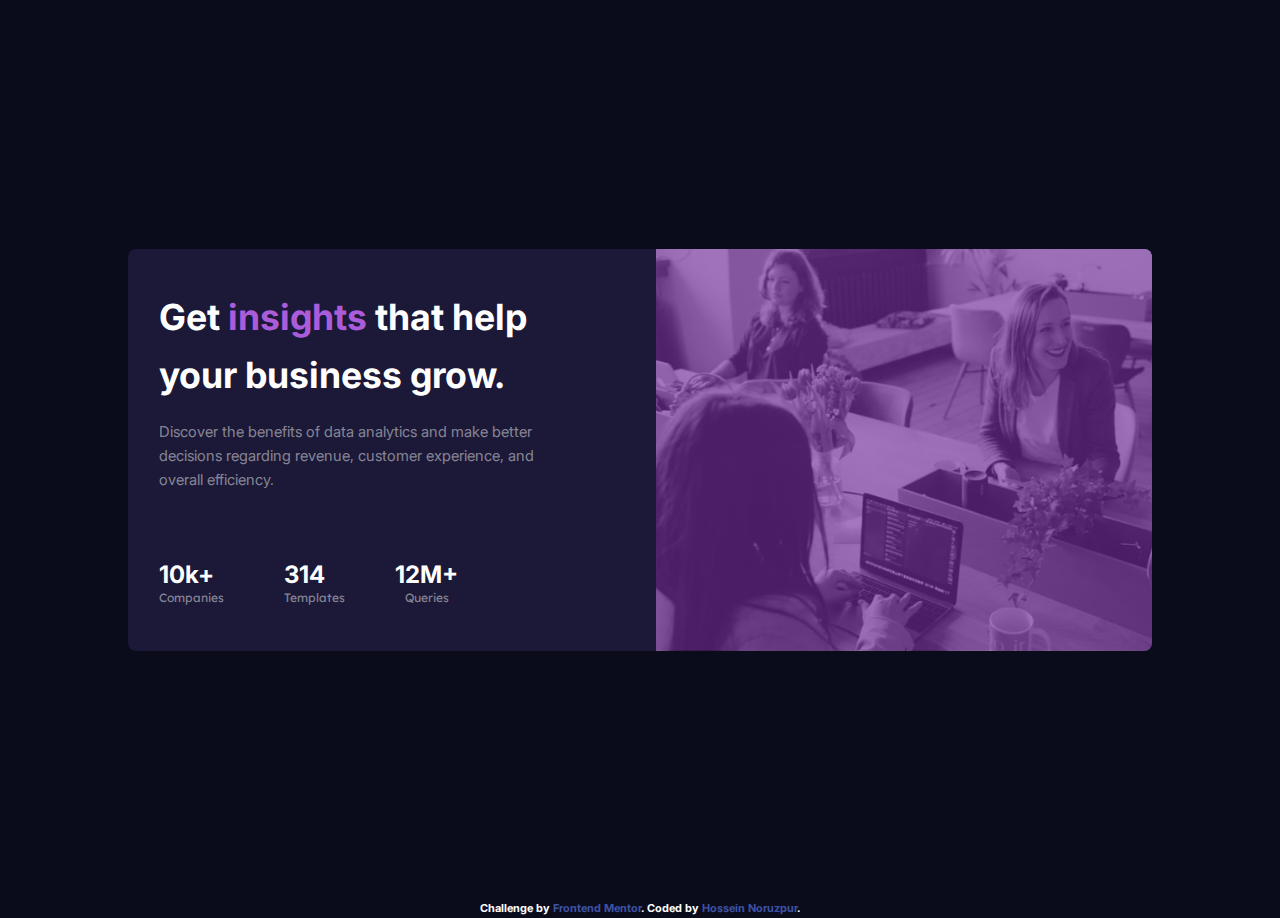
<file: index.html>
<!DOCTYPE html>
<html lang="en">
<head>
  <meta charset="UTF-8">
  <meta name="viewport" content="width=device-width, initial-scale=1.0"> <!-- displays site properly based on user's device -->
  <link rel="icon" type="image/png" sizes="32x32" href="Assets/Images/favicon-32x32.png">
  <title>Frontend Mentor | Stats preview card component</title>
  <link rel="stylesheet" href="Assets/Fonts/stylesheet.css">
  <link rel="stylesheet" href="cssReset.css">
  <link rel="stylesheet" href="style.css">
  <!-- Feel free to remove these styles or customise in your own stylesheet 👍 -->
  <style>
    .attribution { font-size: 11px; text-align: center; color: white;}
    .attribution a { color: hsl(228, 45%, 44%); }
  </style>
</head>
<body>

  <!-- stats-preview-card-component  -->
   <main>
    <div class="card-box">
       <!-- Card image  -->
       <div class="card-box__img">
       </div>
        <!-- Card text content  -->
       <div class="card-box__text-content flex flex-col items-center">
        <h1 class="card-box__title interfont-preset-bold text-center">Get <mark>insights</mark> that help your business grow.</h1>
        <p class="card-box__caption text-center interfont-preset-regular">Discover the benefits of data analytics and make better decisions regarding revenue, customer experience, and overall efficiency.</p>
        <div class="card-box__numbers flex flex-col">
          <span class="text-center">10k+</span>
          <span class="text-center">314</span>
          <span class="text-center">12M+</span>
        </div>
       </div>
    </div>
   </main>

  <div class="attribution">
    Challenge by <a href="https://www.frontendmentor.io?ref=challenge" target="_blank">Frontend Mentor</a>. 
    Coded by <a href="#">Hossein Noruzpur</a>.
  </div>
</body>
</html>
</file>
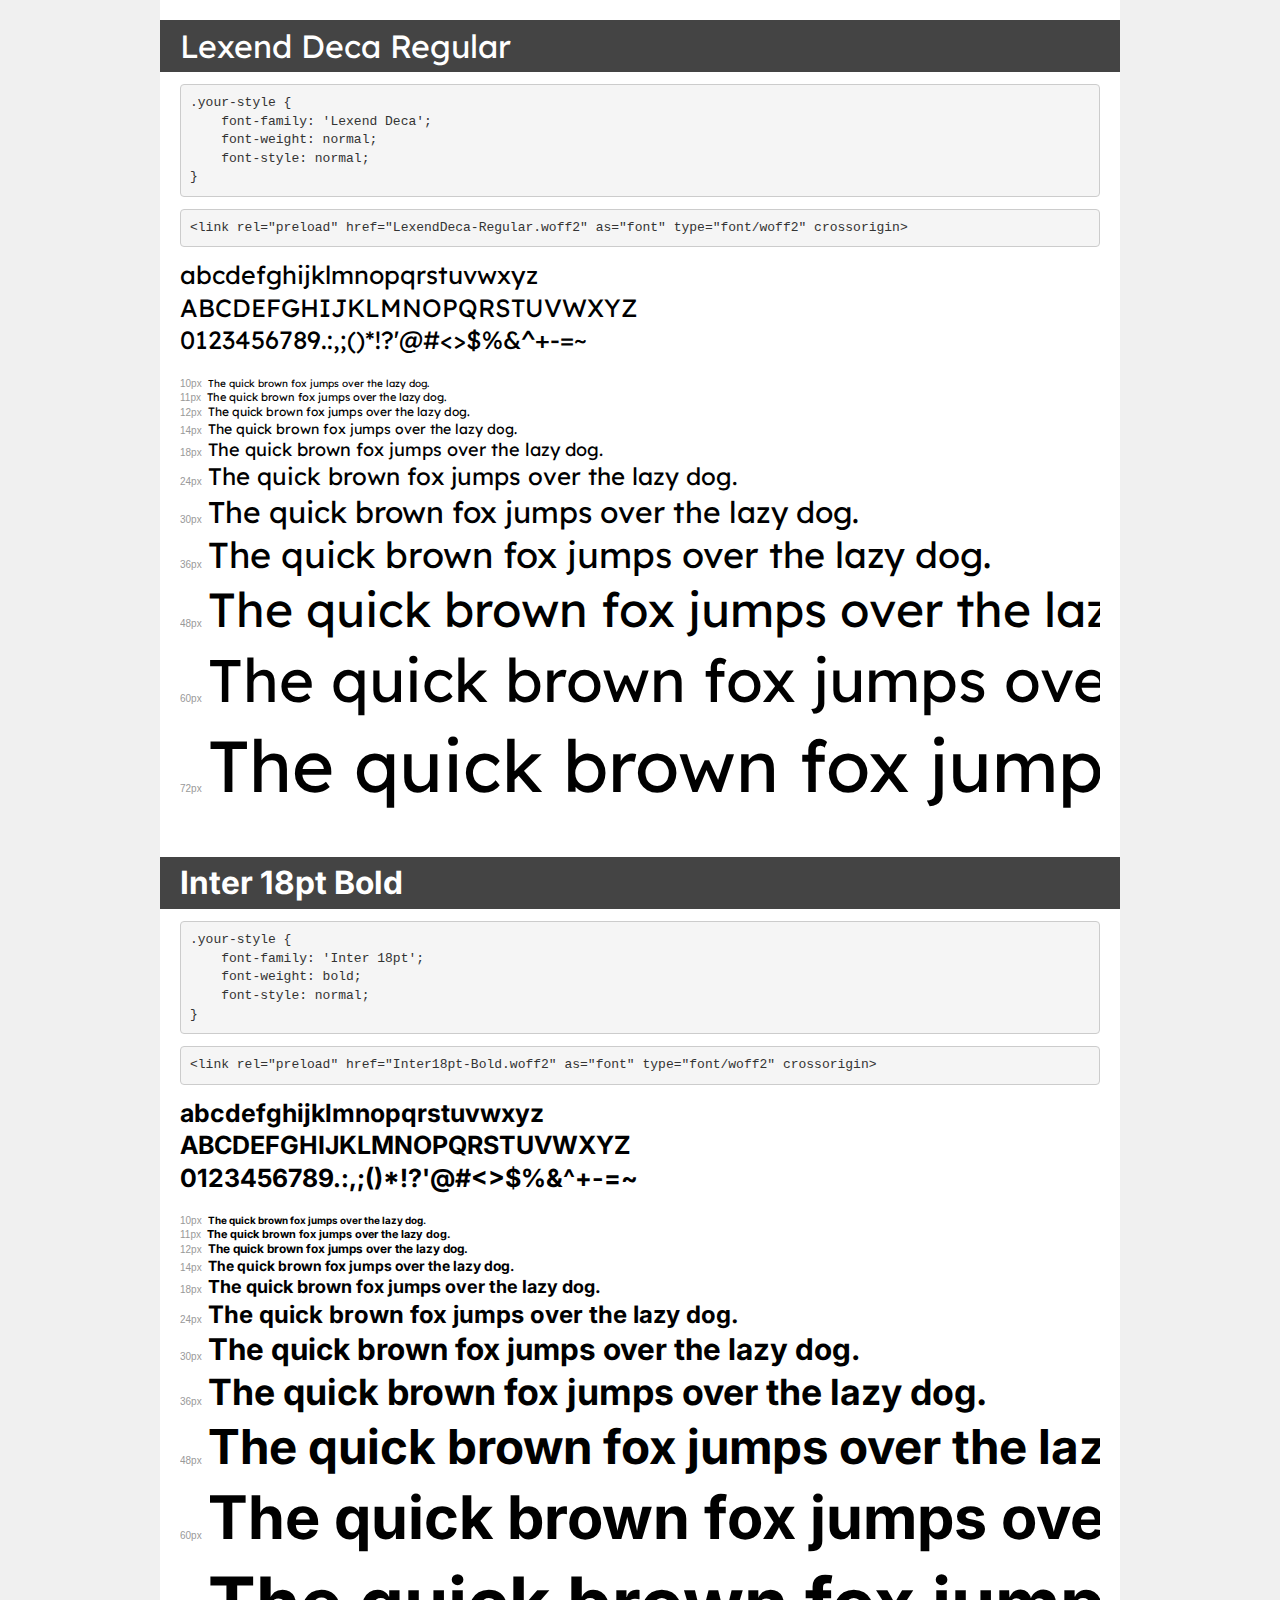
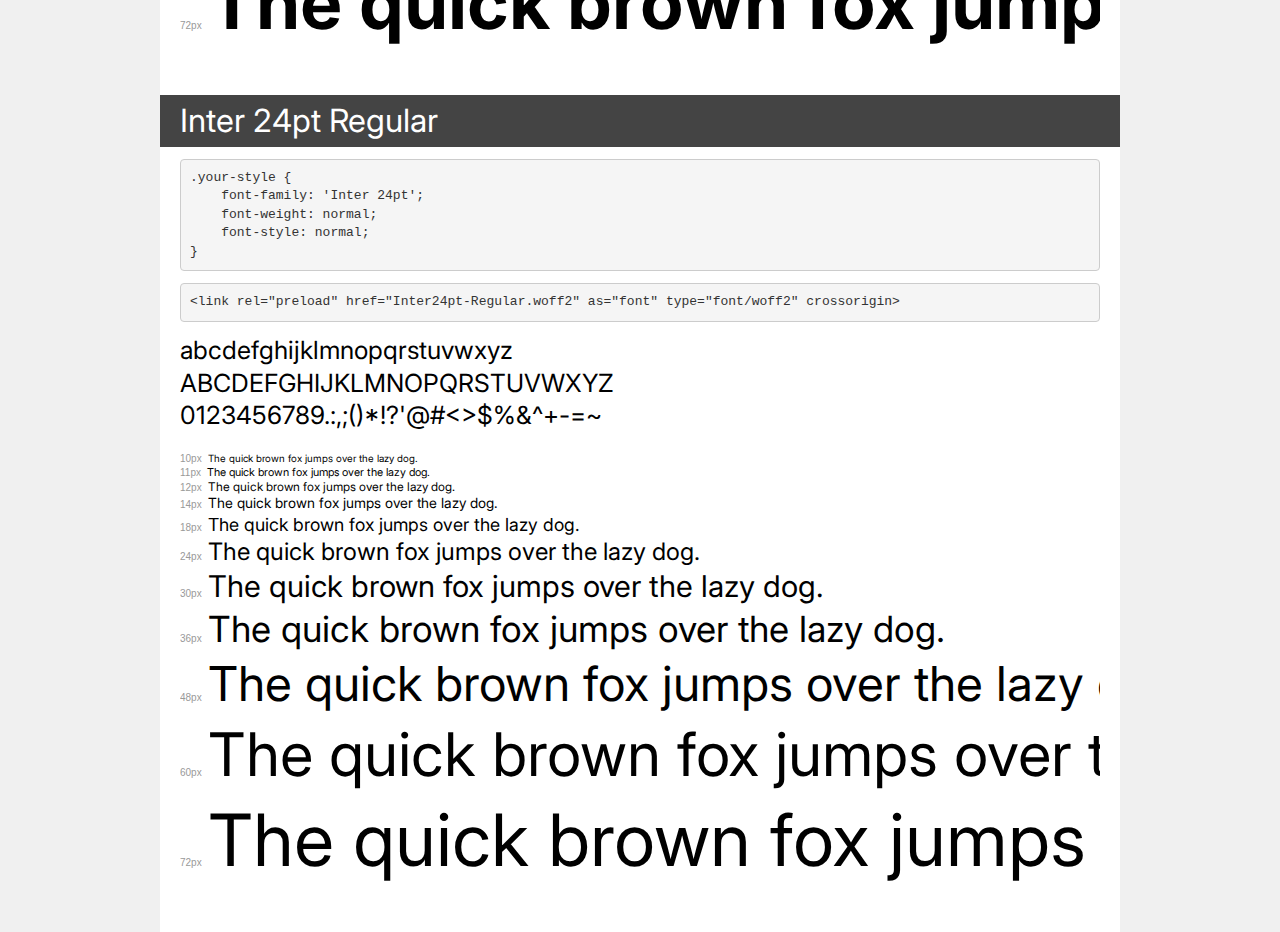
<file: Assets/Fonts/demo.html>
<!DOCTYPE html>
<html lang="en">
<head>
    <meta charset="utf-8">
    <meta http-equiv="X-UA-Compatible" content="IE=edge">
    <meta name="viewport" content="width=device-width, initial-scale=1">
    <meta name="robots" content="noindex, noarchive">
    <meta name="format-detection" content="telephone=no">
    <title>Transfonter demo</title>
    <link href="stylesheet.css" rel="stylesheet">
    <style>
        /*
        http://meyerweb.com/eric/tools/css/reset/
        v2.0 | 20110126
        License: none (public domain)
        */
        html, body, div, span, applet, object, iframe,
        h1, h2, h3, h4, h5, h6, p, blockquote, pre,
        a, abbr, acronym, address, big, cite, code,
        del, dfn, em, img, ins, kbd, q, s, samp,
        small, strike, strong, sub, sup, tt, var,
        b, u, i, center,
        dl, dt, dd, ol, ul, li,
        fieldset, form, label, legend,
        table, caption, tbody, tfoot, thead, tr, th, td,
        article, aside, canvas, details, embed,
        figure, figcaption, footer, header, hgroup,
        menu, nav, output, ruby, section, summary,
        time, mark, audio, video {
            margin: 0;
            padding: 0;
            border: 0;
            font-size: 100%;
            font: inherit;
            vertical-align: baseline;
        }
        /* HTML5 display-role reset for older browsers */
        article, aside, details, figcaption, figure,
        footer, header, hgroup, menu, nav, section {
            display: block;
        }
        body {
            line-height: 1;
        }
        ol, ul {
            list-style: none;
        }
        blockquote, q {
            quotes: none;
        }
        blockquote:before, blockquote:after,
        q:before, q:after {
            content: '';
            content: none;
        }
        table {
            border-collapse: collapse;
            border-spacing: 0;
        }
        /* demo styles */
        body {
            background: #f0f0f0;
            color: #000;
        }
        .page {
            background: #fff;
            width: 920px;
            margin: 0 auto;
            padding: 20px 20px 0 20px;
            overflow: hidden;
        }
        .font-container {
            overflow-x: auto;
            overflow-y: hidden;
            margin-bottom: 40px;
            line-height: 1.3;
            white-space: nowrap;
            padding-bottom: 5px;
        }
        h1 {
            position: relative;
            background: #444;
            font-size: 32px;
            color: #fff;
            padding: 10px 20px;
            margin: 0 -20px 12px -20px;
        }
        .letters {
            font-size: 25px;
            margin-bottom: 20px;
        }
        .s10:before {
            content: '10px';
        }
        .s11:before {
            content: '11px';
        }
        .s12:before {
            content: '12px';
        }
        .s14:before {
            content: '14px';
        }
        .s18:before {
            content: '18px';
        }
        .s24:before {
            content: '24px';
        }
        .s30:before {
            content: '30px';
        }
        .s36:before {
            content: '36px';
        }
        .s48:before {
            content: '48px';
        }
        .s60:before {
            content: '60px';
        }
        .s72:before {
            content: '72px';
        }
        .s10:before, .s11:before, .s12:before, .s14:before,
        .s18:before, .s24:before, .s30:before, .s36:before,
        .s48:before, .s60:before, .s72:before {
            font-family: Arial, sans-serif;
            font-size: 10px;
            font-weight: normal;
            font-style: normal;
            color: #999;
            padding-right: 6px;
        }
        pre {
            display: block;
            padding: 9px;
            margin: 0 0 12px;
            font-family: Monaco, Menlo, Consolas, "Courier New", monospace;
            font-size: 13px;
            line-height: 1.428571429;
            color: #333;
            font-weight: normal;
            font-style: normal;
            background-color: #f5f5f5;
            border: 1px solid #ccc;
            overflow-x: auto;
            border-radius: 4px;
        }
        /* responsive */
        @media (max-width: 959px) {
            .page {
                width: auto;
                margin: 0;
            }
        }
    </style>
</head>
<body>
<div class="page">
    <div class="demo">
        <h1 style="font-family: 'Lexend Deca'; font-weight: normal; font-style: normal;">Lexend Deca Regular</h1>
        <pre title="Usage">.your-style {
    font-family: 'Lexend Deca';
    font-weight: normal;
    font-style: normal;
}</pre>
        <pre title="Preload (optional)">
&lt;link rel=&quot;preload&quot; href=&quot;LexendDeca-Regular.woff2&quot; as=&quot;font&quot; type=&quot;font/woff2&quot; crossorigin&gt;</pre>
        <div class="font-container" style="font-family: 'Lexend Deca'; font-weight: normal; font-style: normal;">
            <p class="letters">
                abcdefghijklmnopqrstuvwxyz<br>
ABCDEFGHIJKLMNOPQRSTUVWXYZ<br>
                0123456789.:,;()*!?'@#&lt;&gt;$%&^+-=~
            </p>
            <p class="s10" style="font-size: 10px;">The quick brown fox jumps over the lazy dog.</p>
            <p class="s11" style="font-size: 11px;">The quick brown fox jumps over the lazy dog.</p>
            <p class="s12" style="font-size: 12px;">The quick brown fox jumps over the lazy dog.</p>
            <p class="s14" style="font-size: 14px;">The quick brown fox jumps over the lazy dog.</p>
            <p class="s18" style="font-size: 18px;">The quick brown fox jumps over the lazy dog.</p>
            <p class="s24" style="font-size: 24px;">The quick brown fox jumps over the lazy dog.</p>
            <p class="s30" style="font-size: 30px;">The quick brown fox jumps over the lazy dog.</p>
            <p class="s36" style="font-size: 36px;">The quick brown fox jumps over the lazy dog.</p>
            <p class="s48" style="font-size: 48px;">The quick brown fox jumps over the lazy dog.</p>
            <p class="s60" style="font-size: 60px;">The quick brown fox jumps over the lazy dog.</p>
            <p class="s72" style="font-size: 72px;">The quick brown fox jumps over the lazy dog.</p>
        </div>
    </div>

    <div class="demo">
        <h1 style="font-family: 'Inter 18pt'; font-weight: bold; font-style: normal;">Inter 18pt Bold</h1>
        <pre title="Usage">.your-style {
    font-family: 'Inter 18pt';
    font-weight: bold;
    font-style: normal;
}</pre>
        <pre title="Preload (optional)">
&lt;link rel=&quot;preload&quot; href=&quot;Inter18pt-Bold.woff2&quot; as=&quot;font&quot; type=&quot;font/woff2&quot; crossorigin&gt;</pre>
        <div class="font-container" style="font-family: 'Inter 18pt'; font-weight: bold; font-style: normal;">
            <p class="letters">
                abcdefghijklmnopqrstuvwxyz<br>
ABCDEFGHIJKLMNOPQRSTUVWXYZ<br>
                0123456789.:,;()*!?'@#&lt;&gt;$%&^+-=~
            </p>
            <p class="s10" style="font-size: 10px;">The quick brown fox jumps over the lazy dog.</p>
            <p class="s11" style="font-size: 11px;">The quick brown fox jumps over the lazy dog.</p>
            <p class="s12" style="font-size: 12px;">The quick brown fox jumps over the lazy dog.</p>
            <p class="s14" style="font-size: 14px;">The quick brown fox jumps over the lazy dog.</p>
            <p class="s18" style="font-size: 18px;">The quick brown fox jumps over the lazy dog.</p>
            <p class="s24" style="font-size: 24px;">The quick brown fox jumps over the lazy dog.</p>
            <p class="s30" style="font-size: 30px;">The quick brown fox jumps over the lazy dog.</p>
            <p class="s36" style="font-size: 36px;">The quick brown fox jumps over the lazy dog.</p>
            <p class="s48" style="font-size: 48px;">The quick brown fox jumps over the lazy dog.</p>
            <p class="s60" style="font-size: 60px;">The quick brown fox jumps over the lazy dog.</p>
            <p class="s72" style="font-size: 72px;">The quick brown fox jumps over the lazy dog.</p>
        </div>
    </div>

    <div class="demo">
        <h1 style="font-family: 'Inter 24pt'; font-weight: normal; font-style: normal;">Inter 24pt Regular</h1>
        <pre title="Usage">.your-style {
    font-family: 'Inter 24pt';
    font-weight: normal;
    font-style: normal;
}</pre>
        <pre title="Preload (optional)">
&lt;link rel=&quot;preload&quot; href=&quot;Inter24pt-Regular.woff2&quot; as=&quot;font&quot; type=&quot;font/woff2&quot; crossorigin&gt;</pre>
        <div class="font-container" style="font-family: 'Inter 24pt'; font-weight: normal; font-style: normal;">
            <p class="letters">
                abcdefghijklmnopqrstuvwxyz<br>
ABCDEFGHIJKLMNOPQRSTUVWXYZ<br>
                0123456789.:,;()*!?'@#&lt;&gt;$%&^+-=~
            </p>
            <p class="s10" style="font-size: 10px;">The quick brown fox jumps over the lazy dog.</p>
            <p class="s11" style="font-size: 11px;">The quick brown fox jumps over the lazy dog.</p>
            <p class="s12" style="font-size: 12px;">The quick brown fox jumps over the lazy dog.</p>
            <p class="s14" style="font-size: 14px;">The quick brown fox jumps over the lazy dog.</p>
            <p class="s18" style="font-size: 18px;">The quick brown fox jumps over the lazy dog.</p>
            <p class="s24" style="font-size: 24px;">The quick brown fox jumps over the lazy dog.</p>
            <p class="s30" style="font-size: 30px;">The quick brown fox jumps over the lazy dog.</p>
            <p class="s36" style="font-size: 36px;">The quick brown fox jumps over the lazy dog.</p>
            <p class="s48" style="font-size: 48px;">The quick brown fox jumps over the lazy dog.</p>
            <p class="s60" style="font-size: 60px;">The quick brown fox jumps over the lazy dog.</p>
            <p class="s72" style="font-size: 72px;">The quick brown fox jumps over the lazy dog.</p>
        </div>
    </div>

</div>
</body>
</html>
</file>
<file: Assets/Fonts/stylesheet.css>
@font-face {
    font-family: 'Lexend Deca';
    src: url('LexendDeca-Regular.eot');
    src: local('Lexend Deca Regular'), local('LexendDeca-Regular'),
        url('LexendDeca-Regular.eot?#iefix') format('embedded-opentype'),
        url('LexendDeca-Regular.woff2') format('woff2'),
        url('LexendDeca-Regular.woff') format('woff');
    font-weight: normal;
    font-style: normal;
    font-display: swap;
}

@font-face {
    font-family: 'Inter 18pt';
    src: url('Inter18pt-Bold.eot');
    src: local('Inter 18pt Bold'), local('Inter18pt-Bold'),
        url('Inter18pt-Bold.eot?#iefix') format('embedded-opentype'),
        url('Inter18pt-Bold.woff2') format('woff2'),
        url('Inter18pt-Bold.woff') format('woff');
    font-weight: bold;
    font-style: normal;
    font-display: swap;
}

@font-face {
    font-family: 'Inter 24pt';
    src: url('Inter24pt-Regular.eot');
    src: local('Inter 24pt Regular'), local('Inter24pt-Regular'),
        url('Inter24pt-Regular.eot?#iefix') format('embedded-opentype'),
        url('Inter24pt-Regular.woff2') format('woff2'),
        url('Inter24pt-Regular.woff') format('woff');
    font-weight: normal;
    font-style: normal;
    font-display: swap;
}
</file>
<file: style.css>
html {
  box-sizing: border-box;
  font-size: 62.5%;
}

* , *::before , *::after {
  box-sizing: inherit;
  margin: 0;
  padding: 0;
}

a {
  text-decoration: none;
}

mark {
  background-color: transparent;
  color: rgba(171, 92, 219, 1);
}

body {
  line-height: 1.6;
  background-color: #0A0C1C;
  min-height: 100vh;
  font-family: 'Inter 18pt';   
  font-weight: bold;
  font-style: normal;
  font-display: swap;
}

/* Utility  */
.text-center {
  text-align: center;
}
.d-block {
  display: block;
}
.flex {
  display: flex;
}
.justify-center {
  justify-content: center;
}
.justify-between {
  justify-content: space-between;
}
.items-center {
  align-items: center;
}
.flex-center {
  justify-content: center;
  align-items: center;
}
.flex-col {
  flex-direction: column;
}
.box-shadow {
  box-shadow: 0 2rem 2rem -1rem rgba(23, 25, 41, 0.2031);
}

/* Text Presets  */
.interfont-preset-bold {
  font-family: 'Inter 18pt';
  font-weight: bold;
  font-style: normal;
  font-display: swap;
}
.interfont-preset-regular {
  font-family: 'Inter 24pt';
  font-weight: normal;
  font-style: normal;
  font-display: swap;
}
.lexendfont-preset-regular {
  font-family: 'Lexend Deca';
  font-weight: normal;
  font-style: normal;
  font-display: swap;
}

/* Styles  */
.card-box {
  background-color: rgba(27, 25, 55, 1);
  min-width: 32.7rem;
  margin: 8.8rem 2.4rem;
  border-radius: 0.8rem;
  -webkit-border-radius: 0.8rem;
  -moz-border-radius: 0.8rem;
  -ms-border-radius: 0.8rem;
  -o-border-radius: 0.8rem;
  overflow: hidden;
}
.card-box__img {
  width: 100%;
  aspect-ratio: 4 / 3; /* نسبت تصویر */
  background: linear-gradient(rgba(114, 43, 158, 0.644), rgba(114, 43, 158, 0.644)),
  url('Assets/Images/image-header-mobile.jpg');
  background-size: cover;
  background-position: center;
  background-repeat: no-repeat;
}

.card-box__text-content {
  padding: 4rem 3.1rem 3.2rem 3.1rem;
  color: #fff;
}
.card-box__title {
  font-size: 2.8rem;
}
.card-box__caption {
  margin: 1.6rem 0 4rem;
  font-size: 1.5rem;
  color: #ffffff7a;
}

.card-box__numbers span {
  position: relative;
  animation: fadeIn 1s ease-in-out;
  font-size: 2.4rem;
}

.card-box__numbers span:nth-child(2) {
  margin: 2.4rem 0;
}

.card-box__numbers span::after {
  font-family: 'Lexend Deca';
  font-weight: normal;
  font-style: normal;
  font-size: 1.2rem;
  position: absolute;
  display: block;
  top: 3.2rem;
  left: 0;
  right: 0;
  text-align: center;
  color: #ffffff7a;
}

.card-box__numbers span:nth-child(1):after {
  content: "Companies";
}

.card-box__numbers span:nth-child(2):after {
  content: "Templates";
}

.card-box__numbers span:nth-child(3):after {
  content: "Queries";
}

@keyframes fadeIn {
  from {
    opacity: 0;
    transform: translateY(10px);
  }
  to {
    opacity: 1;
    transform: translateY(0);
  }
}

/* Media Query  */
@media all and (min-width:375px) {
  
}

@media all and (min-width:768px) {
 
}

@media all and (min-width:1024px) {
  main {
    width: 100%;
    height: 100vh;
    display: flex;
    justify-content: center;
    align-items: center;
  }
  .card-box {
    display: flex;
    flex-direction: row-reverse;
    min-width: 102.4rem;
    max-width: 110rem;
    max-height: 44rem;
  }
  .card-box__title {
    font-size: 3.6rem;
    text-align: left;
    padding-right: 9rem;
  }
  .card-box__caption {
    text-align: left;
    padding-right: 9rem;
  }
  .card-box__numbers {
    width: 100%;
    display: flex;
    flex-direction: row;
    align-items: center;
    /* justify-content: space-between; */
    gap: 7rem;
  }
}

@media all and (min-width:1280px) {
  
}
</file>
<file: cssReset.css>
/* http://meyerweb.com/eric/tools/css/reset/ 
   v2.0 | 20110126
   License: none (public domain)
*/

html, body, div, span, applet, object, iframe,
h1, h2, h3, h4, h5, h6, p, blockquote, pre,
a, abbr, acronym, address, big, cite, code,
del, dfn, em, img, ins, kbd, q, s, samp,
small, strike, strong, sub, sup, tt, var,
b, u, i, center,
dl, dt, dd, ol, ul, li,
fieldset, form, label, legend,
table, caption, tbody, tfoot, thead, tr, th, td,
article, aside, canvas, details, embed, 
figure, figcaption, footer, header, hgroup, 
menu, nav, output, ruby, section, summary,
time, mark, audio, video {
	margin: 0;
	padding: 0;
	border: 0;
	font-size: 100%;
	font: inherit;
	vertical-align: baseline;
}
/* HTML5 display-role reset for older browsers */
article, aside, details, figcaption, figure, 
footer, header, hgroup, menu, nav, section {
	display: block;
}
body {
	line-height: 1;
}
ol, ul {
	list-style: none;
}
blockquote, q {
	quotes: none;
}
blockquote:before, blockquote:after,
q:before, q:after {
	content: '';
	content: none;
}
table {
	border-collapse: collapse;
	border-spacing: 0;
}
</file>
